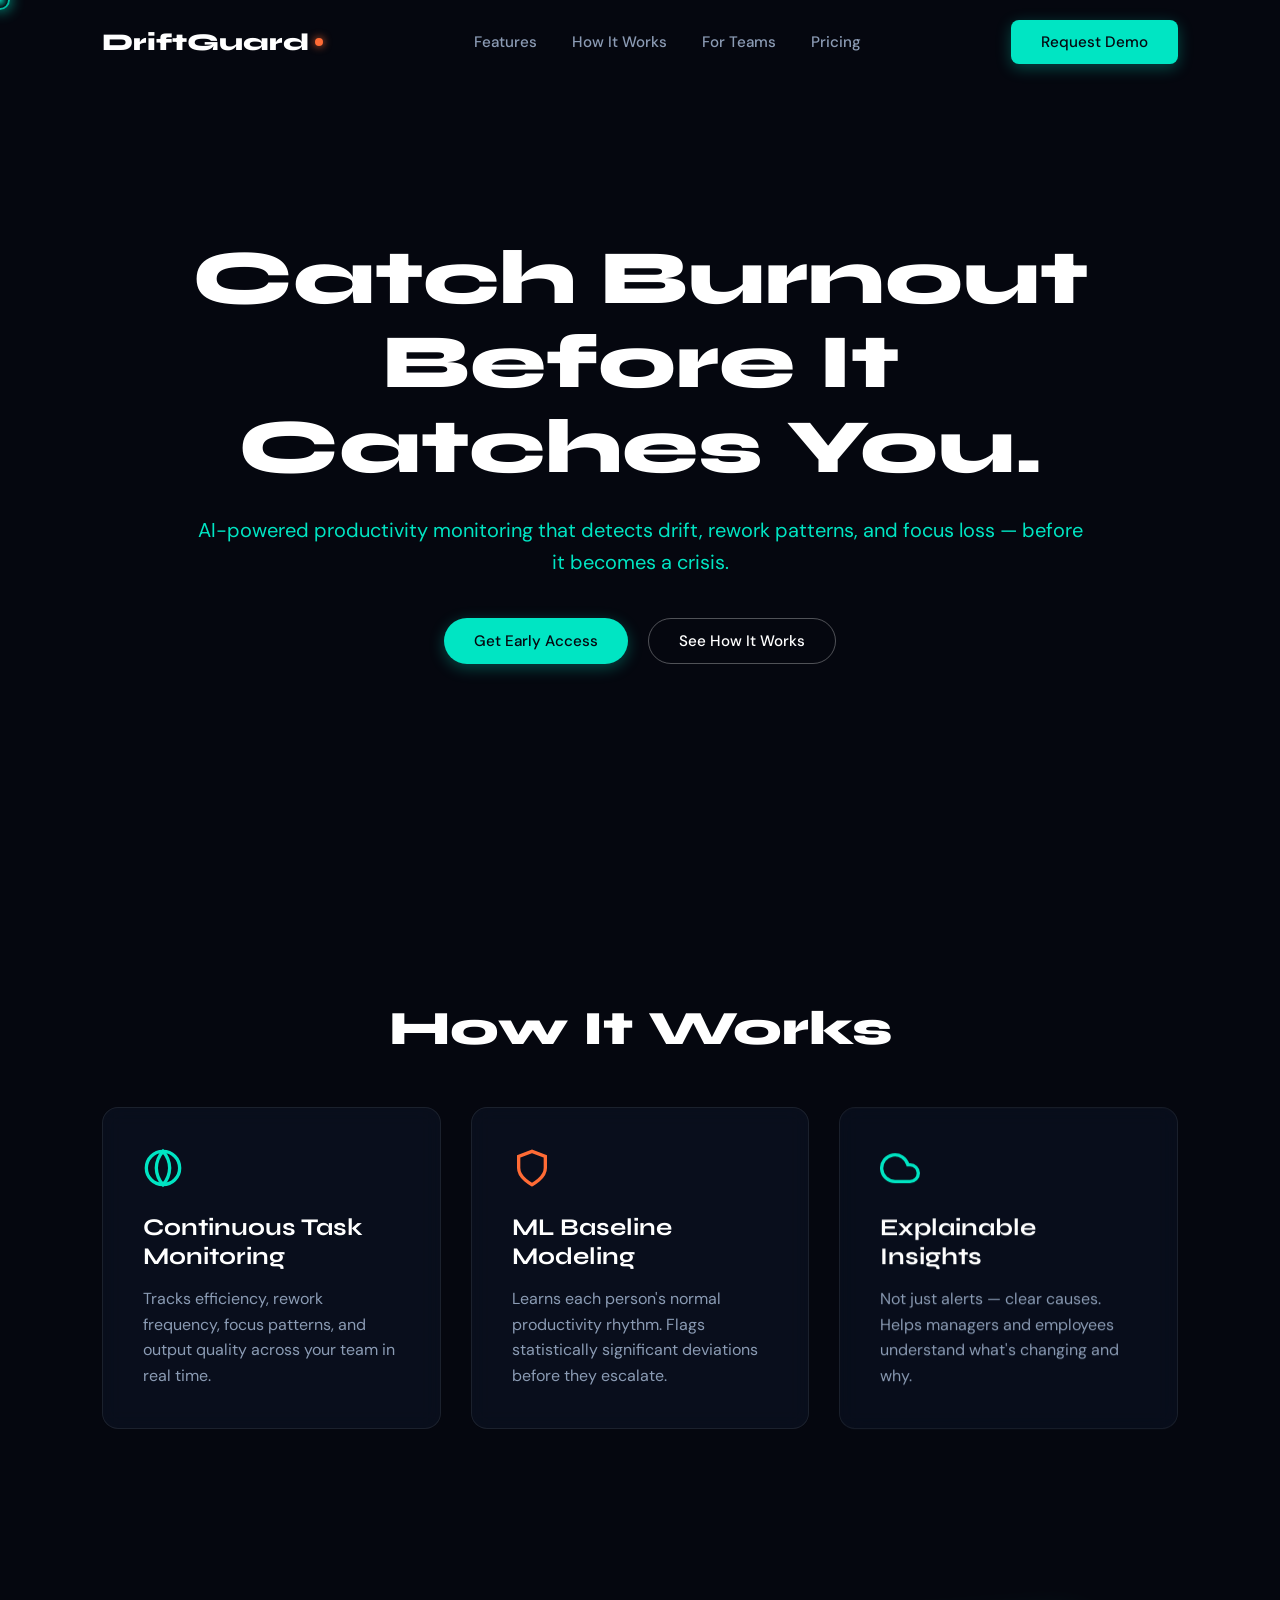
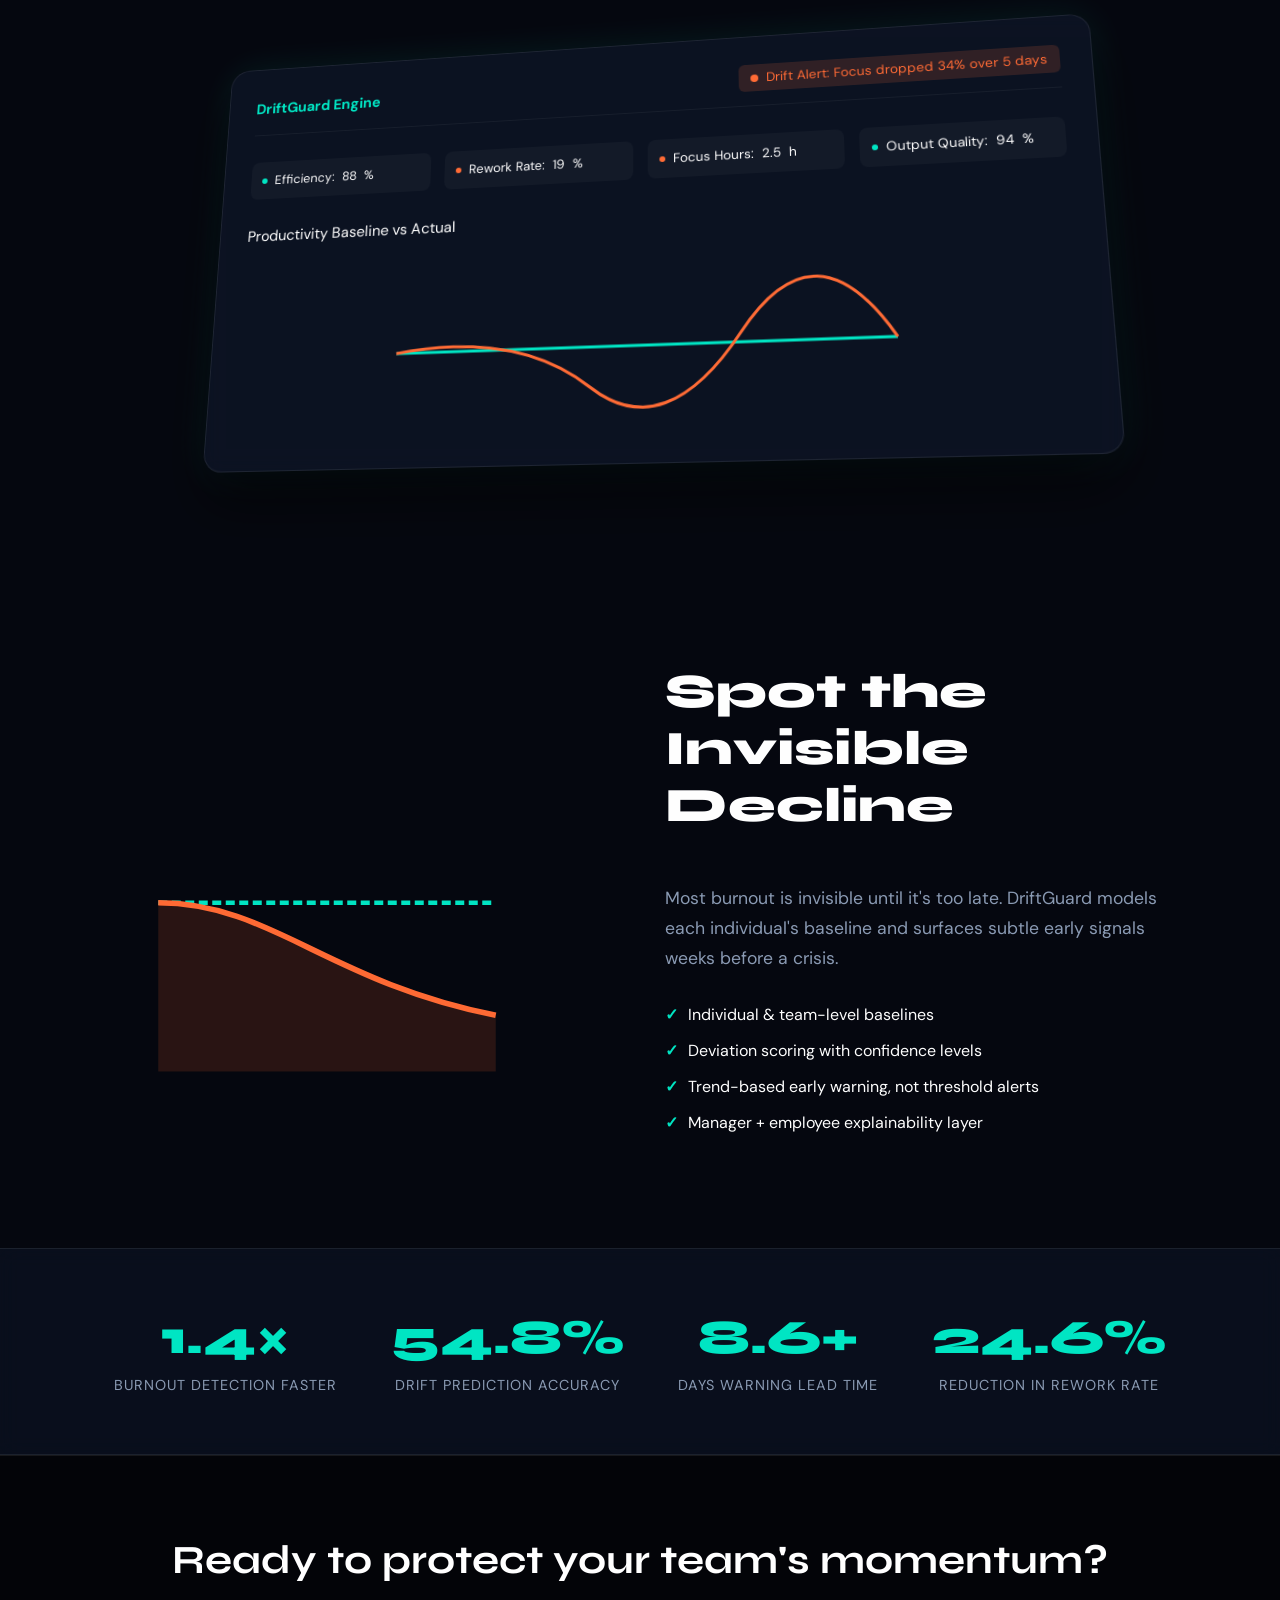
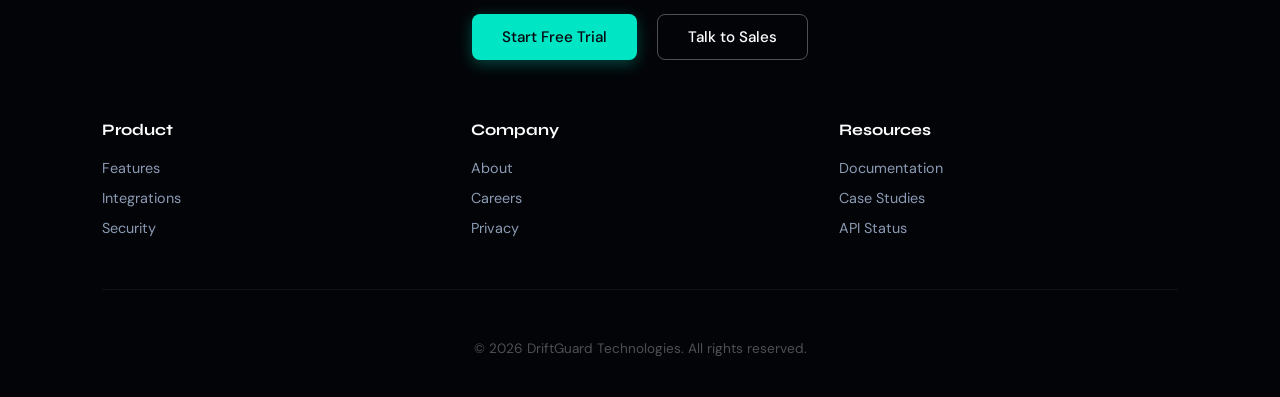
<file: landing.html>
<!DOCTYPE html>
<html lang="en">
<head>
    <meta charset="UTF-8">
    <meta name="viewport" content="width=device-width, initial-scale=1.0">
    <title>DriftGuard | Productivity Drift & Burnout Early Warning Platform</title>
    <link rel="stylesheet" href="landing.css">
    
    <!-- Premium Fonts -->
    <link rel="preconnect" href="https://fonts.googleapis.com">
    <link rel="preconnect" href="https://fonts.gstatic.com" crossorigin>
    <link href="https://fonts.googleapis.com/css2?family=DM+Sans:wght@400;500&family=Syne:wght@700;800&display=swap" rel="stylesheet">

    <!-- Animation & WebGL Libraries -->
    <script src="three.min.js"></script>
    <script src="gsap.min.js"></script>
    <script src="ScrollTrigger.min.js"></script>
</head>
<body>
    <!-- Custom Glowing Cursor -->
    <div class="custom-cursor"></div>

    <!-- Loading Screen -->
    <div id="loading-screen">
        <div class="loading-content">
            <div class="loading-title">Initializing DriftGuard</div>
            <div class="loading-bar-container">
                <div class="loading-bar"></div>
            </div>
        </div>
    </div>

    <!-- Volumetric background beams / 3D Canvas -->
    <canvas id="webgl-canvas"></canvas>

    <!-- Top Navigation -->
    <nav class="glass-nav">
        <div class="logo">DriftGuard<span class="pulsing-dot"></span></div>
        <div class="nav-links">
            <a href="#features">Features</a>
            <a href="#how-it-works">How It Works</a>
            <a href="#dashboard">For Teams</a>
            <a href="#pricing">Pricing</a>
        </div>
        <button class="btn btn-primary">Request Demo</button>
    </nav>

    <!-- Section 1: HERO -->
    <section id="hero" class="hero-section">
        <div class="hero-content">
            <h1 class="hero-title">Catch Burnout<br>Before It Catches You.</h1>
            <p class="hero-subheading">AI-powered productivity monitoring that detects drift, rework patterns, and focus loss — before it becomes a crisis.</p>
            <div class="hero-ctas">
                <button class="btn btn-primary pill">Get Early Access</button>
                <button class="btn btn-ghost pill">See How It Works</button>
            </div>
        </div>
    </section>

    <!-- Section 2: HOW IT WORKS -->
    <section id="how-it-works" class="section-padding">
        <h2 class="section-title text-center">How It Works</h2>
        <div class="cards-container">
            <!-- Card 1 -->
            <div class="feature-card glass-card" data-tilt>
                <div class="card-icon">
                    <svg xmlns="http://www.w3.org/2000/svg" width="40" height="40" viewBox="0 0 24 24" fill="none" stroke="#00E5C3" stroke-width="2"><circle cx="12" cy="12" r="10"/><path d="M12 2a15.3 15.3 0 0 1 4 10 15.3 15.3 0 0 1-4 10 15.3 15.3 0 0 1-4-10 15.3 15.3 0 0 1 4-10z"/></svg>
                </div>
                <h3>Continuous Task Monitoring</h3>
                <p>Tracks efficiency, rework frequency, focus patterns, and output quality across your team in real time.</p>
            </div>
            <!-- Card 2 -->
            <div class="feature-card glass-card" data-tilt>
                <div class="card-icon">
                    <svg xmlns="http://www.w3.org/2000/svg" width="40" height="40" viewBox="0 0 24 24" fill="none" stroke="#FF6B35" stroke-width="2"><path d="M12 22s8-4 8-10V5l-8-3-8 3v7c0 6 8 10 8 10z"/></svg>
                </div>
                <h3>ML Baseline Modeling</h3>
                <p>Learns each person's normal productivity rhythm. Flags statistically significant deviations before they escalate.</p>
            </div>
            <!-- Card 3 -->
            <div class="feature-card glass-card" data-tilt>
                <div class="card-icon">
                    <svg xmlns="http://www.w3.org/2000/svg" width="40" height="40" viewBox="0 0 24 24" fill="none" stroke="#00E5C3" stroke-width="2"><path d="M18 10h-1.26A8 8 0 1 0 9 20h9a5 5 0 0 0 0-10z"/></svg>
                </div>
                <h3>Explainable Insights</h3>
                <p>Not just alerts — clear causes. Helps managers and employees understand what's changing and why.</p>
            </div>
        </div>
    </section>

    <!-- Section 3: LIVE DASHBOARD PREVIEW -->
    <section id="dashboard" class="section-padding">
        <div class="dashboard-perspective-container">
            <div class="dashboard-mockup glass-card" id="tilt-dashboard">
                <div class="dashboard-header">
                    <div class="dash-logo">DriftGuard Engine</div>
                    <div class="dash-alert-panel">
                        <span class="status-dot alarm"></span> Drift Alert: Focus dropped 34% over 5 days
                    </div>
                </div>
                
                <div class="dashboard-kpis">
                    <div class="kpi-chip"><span class="dot green"></span> Efficiency: <span class="counter">88</span>%</div>
                    <div class="kpi-chip"><span class="dot orange"></span> Rework Rate: <span class="counter">19</span>%</div>
                    <div class="kpi-chip"><span class="dot orange"></span> Focus Hours: <span class="counter">2.5</span>h</div>
                    <div class="kpi-chip"><span class="dot green"></span> Output Quality: <span class="counter">94</span>%</div>
                </div>

                <div class="dashboard-body">
                    <div class="chart-container">
                        <div class="chart-title">Productivity Baseline vs Actual</div>
                        <svg class="dashboard-chart" viewBox="0 0 500 200">
                            <!-- Baseline -->
                            <path class="chart-path-baseline" d="M 0 120 Q 125 120, 250 120 T 500 120" fill="none" stroke="#00E5C3" stroke-width="3"></path>
                            <!-- Deviation -->
                            <path class="chart-path-actual" d="M 0 120 Q 125 100, 200 160 T 350 110 T 500 120" fill="none" stroke="#FF6B35" stroke-width="3"></path>
                        </svg>
                    </div>
                </div>
            </div>
        </div>
    </section>

    <!-- Section 4: DRIFT DETECTION VISUAL -->
    <section id="features" class="section-padding split-layout">
        <div class="split-left">
            <svg class="interactive-drift-chart" viewBox="0 0 400 300">
                <!-- Shaded warning area -->
                <path class="drift-shade" d="M 50 150 C 150 150, 200 220, 350 250 L 350 300 L 50 300 Z" fill="rgba(255, 107, 53, 0.15)"></path>
                <!-- Baseline -->
                <path class="drift-baseline" d="M 50 150 L 350 150" fill="none" stroke="#00E5C3" stroke-width="4" stroke-dasharray="8 4"></path>
                <!-- Actual Drift -->
                <path class="drift-actual" d="M 50 150 C 150 150, 200 220, 350 250" fill="none" stroke="#FF6B35" stroke-width="5"></path>
            </svg>
        </div>
        <div class="split-right">
            <h2 class="section-title">Spot the Invisible Decline</h2>
            <p class="neutral-text">Most burnout is invisible until it's too late. DriftGuard models each individual's baseline and surfaces subtle early signals weeks before a crisis.</p>
            <ul class="bullet-list">
                <li><span class="check">✓</span> Individual & team-level baselines</li>
                <li><span class="check">✓</span> Deviation scoring with confidence levels</li>
                <li><span class="check">✓</span> Trend-based early warning, not threshold alerts</li>
                <li><span class="check">✓</span> Manager + employee explainability layer</li>
            </ul>
        </div>
    </section>

    <!-- Section 5: SOCIAL PROOF / STATS -->
    <section id="stats" class="stats-bar">
        <div class="stat-item">
            <div class="stat-number"><span class="count">2.3</span>×</div>
            <div class="stat-label">Burnout detection faster</div>
        </div>
        <div class="stat-item">
            <div class="stat-number"><span class="count">89</span>%</div>
            <div class="stat-label">Drift prediction accuracy</div>
        </div>
        <div class="stat-item">
            <div class="stat-number"><span class="count">14</span>+</div>
            <div class="stat-label">Days warning lead time</div>
        </div>
        <div class="stat-item">
            <div class="stat-number"><span class="count">40</span>%</div>
            <div class="stat-label">Reduction in rework rate</div>
        </div>
    </section>

    <!-- FOOTER -->
    <footer id="pricing">
        <div class="footer-cta">
            <h2>Ready to protect your team's momentum?</h2>
            <div class="hero-ctas">
                <button class="btn btn-primary">Start Free Trial</button>
                <button class="btn btn-ghost">Talk to Sales</button>
            </div>
        </div>
        
        <div class="footer-links">
            <div class="footer-col">
                <h4>Product</h4>
                <a href="#">Features</a>
                <a href="#">Integrations</a>
                <a href="#">Security</a>
            </div>
            <div class="footer-col">
                <h4>Company</h4>
                <a href="#">About</a>
                <a href="#">Careers</a>
                <a href="#">Privacy</a>
            </div>
            <div class="footer-col">
                <h4>Resources</h4>
                <a href="#">Documentation</a>
                <a href="#">Case Studies</a>
                <a href="#">API Status</a>
            </div>
        </div>
        <div class="footer-bottom">
            &copy; 2026 DriftGuard Technologies. All rights reserved.
        </div>
    </footer>

    <script src="landing.js"></script>
</body>
</html>
</file>
<file: landing.css>
:root {
    --background: #05070F;
    --primary: #00E5C3;
    --secondary: #FF6B35;
    --neutral: #8B9BB4;
    --surface: #0D1526;
    --glow: rgba(0, 229, 195, 0.15);
    --glass-border: rgba(255, 255, 255, 0.08);
    
    --font-hero: 'Syne', sans-serif;
    --font-body: 'DM Sans', sans-serif;
}

* {
    margin: 0;
    padding: 0;
    box-sizing: border-box;
    cursor: none; /* Replaced by custom cursor */
}

html {
    scroll-behavior: smooth;
    background: var(--background);
    color: #ffffff;
    font-family: var(--font-body);
    overflow-x: hidden;
}

body {
    overflow-x: hidden;
    background-color: var(--background);
}

/* --- Custom Glowing Cursor --- */
.custom-cursor {
    width: 20px;
    height: 20px;
    background: radial-gradient(circle, var(--primary) 0%, transparent 70%);
    border: 2px solid var(--primary);
    border-radius: 50%;
    position: fixed;
    pointer-events: none;
    z-index: 9999;
    transform: translate(-50%, -50%);
    transition: transform 0.1s ease-out, background 0.3s, width 0.3s, height 0.3s;
    opacity: 0.8;
    box-shadow: 0 0 15px var(--primary);
}

.custom-cursor.grow {
    width: 50px;
    height: 50px;
    background: rgba(0, 229, 195, 0.1);
}

/* --- Loading Screen --- */
#loading-screen {
    position: fixed;
    top: 0;
    left: 0;
    width: 100vw;
    height: 100vh;
    background: var(--background);
    z-index: 10000;
    display: flex;
    justify-content: center;
    align-items: center;
    transition: opacity 0.8s ease, visibility 0.8s;
}

.loading-content {
    text-align: center;
    width: 300px;
}

.loading-title {
    font-family: var(--font-hero);
    font-weight: 800;
    color: #ffffff;
    margin-bottom: 15px;
    letter-spacing: 1px;
}

.loading-bar-container {
    height: 4px;
    background: rgba(255, 255, 255, 0.05);
    border-radius: 2px;
    overflow: hidden;
}

.loading-bar {
    height: 100%;
    width: 0%;
    background: var(--primary);
    box-shadow: 0 0 10px var(--primary);
    animation: loadProgress 2s forwards ease-in-out;
}

@keyframes loadProgress {
    0% { width: 0%; }
    50% { width: 70%; }
    100% { width: 100%; }
}

/* --- 3D Canvas --- */
#webgl-canvas {
    position: fixed;
    top: 0;
    left: 0;
    width: 100%;
    height: 100%;
    z-index: -1;
    pointer-events: none;
}

/* --- Navigation --- */
.glass-nav {
    position: fixed;
    top: 0;
    left: 0;
    width: 100%;
    padding: 20px 8%;
    display: flex;
    justify-content: space-between;
    align-items: center;
    z-index: 1000;
    transition: background-color 0.4s, backdrop-filter 0.4s;
    background: transparent;
}

.glass-nav.scrolled {
    background: rgba(5, 7, 15, 0.8);
    backdrop-filter: blur(12px);
    border-bottom: 1px solid var(--glass-border);
}

.logo {
    font-family: var(--font-hero);
    font-weight: 800;
    font-size: 1.5rem;
    color: #ffffff;
    display: flex;
    align-items: center;
    gap: 6px;
}

.pulsing-dot {
    width: 8px;
    height: 8px;
    background-color: var(--secondary);
    border-radius: 50%;
    display: inline-block;
    box-shadow: 0 0 8px var(--secondary);
    animation: pulse 2s infinite;
}

@keyframes pulse {
    0% { transform: scale(0.8); opacity: 0.6; }
    50% { transform: scale(1.3); opacity: 1; box-shadow: 0 0 12px var(--secondary); }
    100% { transform: scale(0.8); opacity: 0.6; }
}

.nav-links {
    display: flex;
    gap: 35px;
}

.nav-links a {
    color: var(--neutral);
    text-decoration: none;
    font-weight: 500;
    font-size: 0.95rem;
    transition: color 0.3s;
}

.nav-links a:hover {
    color: var(--primary);
}

/* --- Buttons --- */
.btn {
    padding: 12px 30px;
    border: none;
    font-family: var(--font-body);
    font-weight: 500;
    font-size: 0.95rem;
    border-radius: 8px;
    transition: all 0.3s ease;
}

.btn-primary {
    background-color: var(--primary);
    color: #05070F;
    box-shadow: 0 4px 15px rgba(0, 229, 195, 0.3);
}

.btn-primary:hover {
    background-color: #00cca3;
    transform: translateY(-2px);
    box-shadow: 0 8px 25px rgba(0, 229, 195, 0.5);
}

.btn-primary.pill {
    border-radius: 50px;
}

.btn-ghost {
    background-color: transparent;
    color: #ffffff;
    border: 1px solid rgba(255, 255, 255, 0.3);
}

.btn-ghost:hover {
    background-color: rgba(255, 255, 255, 0.05);
    border-color: #ffffff;
    transform: translateY(-2px);
}

.btn-ghost.pill {
    border-radius: 50px;
}

/* --- Section General --- */
.section-padding {
    padding: 100px 8%;
}

.section-title {
    font-family: var(--font-hero);
    font-size: 3rem;
    font-weight: 800;
    margin-bottom: 50px;
    color: #ffffff;
}

.text-center {
    text-align: center;
}

/* --- Hero Section --- */
.hero-section {
    height: 100vh;
    display: flex;
    align-items: center;
    justify-content: center;
    padding: 0 8%;
    position: relative;
}

.hero-content {
    text-align: center;
    max-width: 900px;
    z-index: 10;
}

.hero-title {
    font-family: var(--font-hero);
    font-size: clamp(3rem, 6vw, 5.5rem);
    font-weight: 800;
    line-height: 1.1;
    margin-bottom: 25px;
    color: #ffffff;
}

.hero-subheading {
    font-size: 1.25rem;
    color: var(--primary);
    margin-bottom: 40px;
    line-height: 1.6;
}

.hero-ctas {
    display: flex;
    gap: 20px;
    justify-content: center;
}

/* --- Glass Cards --- */
.glass-card {
    background: rgba(13, 21, 38, 0.6);
    backdrop-filter: blur(10px);
    border: 1px solid var(--glass-border);
    border-radius: 16px;
    padding: 40px;
    transition: transform 0.2s ease, border-color 0.3s;
}

.glass-card:hover {
    border-color: var(--primary);
}

.cards-container {
    display: grid;
    grid-template-columns: repeat(auto-fit, minmax(300px, 1fr));
    gap: 30px;
}

.feature-card h3 {
    font-family: var(--font-hero);
    font-size: 1.5rem;
    margin: 20px 0 15px 0;
}

.feature-card p {
    color: var(--neutral);
    line-height: 1.6;
}

/* --- Dashboard Perspective Mockup --- */
.dashboard-perspective-container {
    perspective: 1500px;
    display: flex;
    justify-content: center;
    align-items: center;
}

.dashboard-mockup {
    width: 100%;
    max-width: 900px;
    background: rgba(13, 21, 38, 0.8);
    border-radius: 20px;
    transform-style: preserve-3d;
    transform: rotateX(15deg) rotateY(-10deg);
    box-shadow: 0 30px 60px rgba(0, 0, 0, 0.6), 0 0 40px rgba(0, 229, 195, 0.1);
    padding: 30px;
    transition: all 0.3s ease;
}

.dashboard-header {
    display: flex;
    justify-content: space-between;
    align-items: center;
    margin-bottom: 30px;
    border-bottom: 1px solid rgba(255, 255, 255, 0.05);
    padding-bottom: 15px;
}

.dash-logo {
    font-weight: bold;
    color: var(--primary);
}

.dash-alert-panel {
    background: rgba(255, 107, 53, 0.15);
    color: var(--secondary);
    padding: 6px 12px;
    border-radius: 6px;
    font-size: 0.85rem;
    display: flex;
    align-items: center;
    gap: 8px;
}

.status-dot {
    width: 8px;
    height: 8px;
    border-radius: 50%;
}

.status-dot.alarm {
    background-color: var(--secondary);
    animation: pulse 1s infinite;
}

.dashboard-kpis {
    display: grid;
    grid-template-columns: repeat(4, 1fr);
    gap: 15px;
    margin-bottom: 30px;
}

.kpi-chip {
    background: rgba(255, 255, 255, 0.03);
    padding: 12px;
    border-radius: 8px;
    font-size: 0.85rem;
    display: flex;
    align-items: center;
    gap: 8px;
}

.dot { width: 6px; height: 6px; border-radius: 50%; }
.dot.green { background-color: var(--primary); }
.dot.orange { background-color: var(--secondary); }

.dashboard-chart {
    width: 100%;
    height: 200px;
}

/* --- Split Layout & Charts --- */
.split-layout {
    display: grid;
    grid-template-columns: 1fr 1fr;
    align-items: center;
    gap: 50px;
}

.neutral-text {
    color: var(--neutral);
    font-size: 1.1rem;
    line-height: 1.7;
    margin-bottom: 30px;
}

.bullet-list {
    list-style: none;
}

.bullet-list li {
    margin-bottom: 15px;
    display: flex;
    align-items: center;
    gap: 10px;
    color: #ffffff;
}

.bullet-list .check {
    color: var(--primary);
    font-weight: bold;
}

.interactive-drift-chart {
    width: 100%;
    max-width: 450px;
}

/* --- Stats Bar --- */
.stats-bar {
    display: flex;
    justify-content: space-around;
    background: rgba(13, 21, 38, 0.6);
    backdrop-filter: blur(10px);
    border-top: 1px solid var(--glass-border);
    border-bottom: 1px solid var(--glass-border);
    padding: 60px 8%;
    flex-wrap: wrap;
    gap: 30px;
}

.stat-item {
    text-align: center;
}

.stat-number {
    font-family: var(--font-hero);
    font-size: 3rem;
    font-weight: 800;
    color: var(--primary);
    margin-bottom: 10px;
}

.stat-label {
    color: var(--neutral);
    font-size: 0.9rem;
    text-transform: uppercase;
    letter-spacing: 1px;
}

/* --- Footer --- */
footer {
    background: #030408;
    padding: 80px 8% 40px 8%;
    border-top: 1px solid var(--glass-border);
}

.footer-cta {
    text-align: center;
    margin-bottom: 60px;
}

.footer-cta h2 {
    font-family: var(--font-hero);
    font-size: 2.5rem;
    margin-bottom: 30px;
}

.footer-links {
    display: grid;
    grid-template-columns: repeat(3, 1fr);
    gap: 30px;
    margin-bottom: 50px;
    border-bottom: 1px solid rgba(255, 255, 255, 0.05);
    padding-bottom: 40px;
}

.footer-col h4 {
    font-family: var(--font-hero);
    color: #ffffff;
    margin-bottom: 20px;
}

.footer-col a {
    display: block;
    color: var(--neutral);
    text-decoration: none;
    margin-bottom: 12px;
    font-size: 0.9rem;
    transition: color 0.3s;
}

.footer-col a:hover {
    color: var(--primary);
}

.footer-bottom {
    text-align: center;
    color: rgba(255, 255, 255, 0.3);
    font-size: 0.85rem;
}

/* Responsive */
@media (max-width: 768px) {
    .glass-nav .nav-links { display: none; }
    .split-layout { grid-template-columns: 1fr; }
    .dashboard-perspective-container { transform: none; }
    .dashboard-mockup { transform: none; }
    .footer-links { grid-template-columns: 1fr; text-align: center; }
}
</file>
